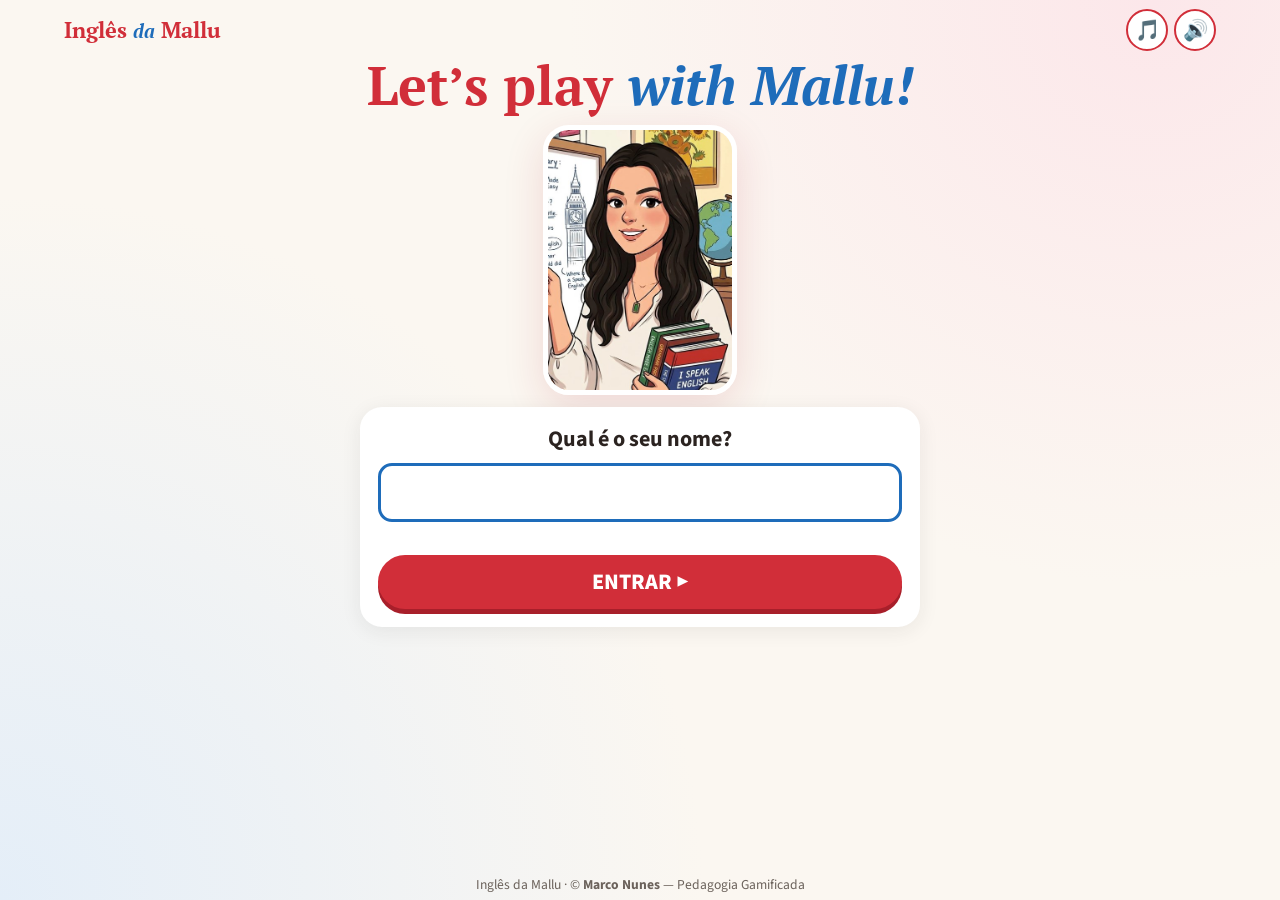
<file: index.html>
<!DOCTYPE html>
<html lang="pt-BR">
<head>
  <meta charset="UTF-8">
  <meta name="viewport" content="width=device-width, initial-scale=1.0, viewport-fit=cover">
  <meta name="theme-color" content="#D12E39">
  <meta name="author" content="Marco Nunes">
  <meta name="description" content="Let’s play with Mallu: dominó de palavras em inglês e português com 200 palavras que mais confundem os brasileiros.">
  <meta name="mobile-web-app-capable" content="yes">
  <meta name="apple-mobile-web-app-capable" content="yes">
  <meta name="apple-mobile-web-app-title" content="Play with Mallu">
  <title>Let’s play with Mallu · Inglês da Mallu</title>
  <link rel="manifest" href="manifest.json">
  <link rel="icon" type="image/png" href="icons/icon-192.png">
  <link rel="apple-touch-icon" href="icons/apple-touch-icon.png">
  <link rel="preconnect" href="https://fonts.googleapis.com">
  <link rel="preconnect" href="https://fonts.gstatic.com" crossorigin>
  <!-- PT Serif e Source Sans 3: as fontes do site inglesdamallu.com.br -->
  <link href="https://fonts.googleapis.com/css2?family=PT+Serif:ital,wght@0,700;1,700&family=Source+Sans+3:wght@400;600;700;800&display=swap" rel="stylesheet">
  <link rel="stylesheet" href="style.css?v=5">
</head>
<body>
  <a class="pular-conteudo" href="#conteudo">Ir para o jogo</a>

  <main class="app" id="conteudo">
    <header class="topo">
      <span class="marca" aria-hidden="true">Inglês <i>da</i> Mallu</span>
      <div class="placar" id="placar" hidden>
        <span class="relogio" id="relogio" role="timer" aria-label="Tempo de jogo">00:00</span>
        <span class="pontos" id="pontos" aria-label="Pontos">⭐ 0</span>
      </div>
      <div class="topo-botoes">
        <button class="btn-icone" id="btn-musica" type="button" aria-pressed="true" aria-label="Música de fundo">🎵</button>
        <button class="btn-icone" id="btn-som" type="button" aria-pressed="true" aria-label="Voz e sons">🔊</button>
      </div>
    </header>

    <!-- 1. Nome -->
    <section class="tela" id="tela-nome" aria-labelledby="titulo-nome">
      <h1 class="titulo" id="titulo-nome">Let’s play <span>with Mallu!</span></h1>
      <img class="foto-pro" src="assets/mallu/mallu.jpg" alt="Professora Mallu sorrindo, com livros de inglês" width="440" height="623">
      <form class="cartao" id="form-nome" autocomplete="off">
        <label class="campo" for="campo-nome">Qual é o seu nome?</label>
        <input type="text" id="campo-nome" maxlength="30" required autocapitalize="characters" spellcheck="false">
        <p class="erro" id="erro-nome" role="alert"></p>
        <button class="btn-grande" type="submit">ENTRAR ▶</button>
      </form>
    </section>

    <!-- 2. Início -->
    <section class="tela" id="tela-inicio" aria-labelledby="ola">
      <div class="cena">
        <div class="pose aponta" role="img" aria-label="Mallu apontando"></div>
        <p class="balao" id="ola">Hi, <b id="nome-jogador"></b>! 👋<br>Vamos ligar as palavras em inglês com o português?</p>
      </div>
      <p class="turma" id="turma" hidden></p>
      <div class="modos">
        <button class="modo" id="btn-aprender" type="button">
          <span class="modo-icone" aria-hidden="true">📘</span>
          <b>Aprender</b>
          <small>Sem relógio, com tradução, exemplos e dicas</small>
        </button>
        <button class="modo desafio" id="btn-desafio" type="button">
          <span class="modo-icone" aria-hidden="true">🏆</span>
          <b>Desafio</b>
          <small>Tempo por jogada, pontos e medalhas</small>
        </button>
      </div>
      <div class="linha-botoes">
        <button class="btn-sec" id="btn-professor" type="button">👩‍🏫 Professor</button>
        <button class="btn-sec" id="btn-trocar" type="button">👤 Trocar nome</button>
        <button class="btn-sec" id="btn-instalar" type="button" hidden>📲 Instalar</button>
      </div>
      <a class="btn-whats" href="https://wa.me/5531992704914?text=Oi%20Mallu!%20Vim%20pelo%20jogo%20Let's%20play%20with%20Mallu." target="_blank" rel="noopener"><svg viewBox="0 0 32 32" width="24" height="24" aria-hidden="true"><path fill="#fff" d="M16 3C9 3 3.3 8.6 3.3 15.6c0 2.4.7 4.7 1.9 6.7L3 29l6.9-2.1c1.9 1 4 1.6 6.1 1.6 7 0 12.7-5.7 12.7-12.7C28.7 8.6 23 3 16 3zm0 23.2c-1.9 0-3.8-.5-5.4-1.5l-.4-.2-4.1 1.2 1.2-4-.3-.4c-1.1-1.7-1.7-3.6-1.7-5.7C5.3 9.7 10.1 5 16 5s10.6 4.7 10.6 10.6S21.9 26.2 16 26.2zm5.8-7.9c-.3-.2-1.9-.9-2.2-1-.3-.1-.5-.2-.7.2-.2.3-.8 1-1 1.2-.2.2-.4.2-.7.1-.3-.2-1.3-.5-2.6-1.6-1-.9-1.6-1.9-1.8-2.2-.2-.3 0-.5.1-.7l.5-.6c.2-.2.2-.4.3-.6.1-.2 0-.4 0-.6l-1-2.4c-.3-.6-.5-.5-.7-.5h-.6c-.2 0-.6.1-.9.4-.3.3-1.2 1.1-1.2 2.8s1.2 3.2 1.4 3.5c.2.2 2.4 3.6 5.7 5 .8.3 1.4.5 1.9.7.8.3 1.5.2 2.1.1.6-.1 1.9-.8 2.2-1.5.3-.7.3-1.4.2-1.5-.1-.2-.3-.3-.6-.4z"/></svg> Falar com a Mallu</a>
      <p class="link-rodape"><a href="https://instagram.com/inglesdamallu" target="_blank" rel="noopener">@inglesdamallu</a> · <a href="privacidade.html">Privacidade</a></p>
    </section>

    <!-- Ajuda para instalar -->
    <section class="tela" id="tela-instalar" aria-labelledby="titulo-instalar">
      <div class="cartao">
        <h2 class="subtitulo" id="titulo-instalar">📲 Instalar o jogo</h2>
        <ol class="passos" id="passos-instalar"></ol>
        <button class="btn-grande" id="btn-fechar-instalar" type="button">OK</button>
      </div>
    </section>

    <!-- 3. Carregando: a Mallu corre enquanto o jogo é montado -->
    <section class="tela" id="tela-carregando" aria-live="polite">
      <div class="pista">
        <div class="corredora" role="img" aria-label="Mallu correndo"></div>
      </div>
      <h2 class="subtitulo">Preparing your game…</h2>
      <ul class="etapas" id="etapas">
        <li>🎲 Sorteando 28 palavras do banco de 200</li>
        <li>🔗 Montando o circuito de peças</li>
        <li>✅ Conferindo as 28 conexões</li>
        <li>🃏 Distribuindo 7 peças para cada jogador</li>
      </ul>
      <div class="barra"><div class="barra-cheia" id="barra-carregando"></div></div>
    </section>

    <!-- 4. Jogo -->
    <section class="tela" id="tela-jogo" aria-label="Jogo">
      <div class="oponentes" id="oponentes"></div>
      <div class="trilho-vez" id="trilho-vez" hidden><div class="trilho-cheio" id="vez-cheio"></div></div>

      <div class="mesa-area">
        <div class="mesa" id="mesa" aria-label="Mesa: peças jogadas, da ponta esquerda para a direita"></div>
        <div class="anuncio" id="anuncio" hidden aria-live="polite"></div>
        <div class="fala" id="fala-box" hidden role="status" title="Toque para fechar">
          <div class="pose mini aponta" id="pose-mallu" role="img" aria-label="Mallu"></div>
          <p id="fala" aria-live="polite"></p>
        </div>
      </div>

      <div class="mao" id="mao" aria-label="Suas peças"></div>

      <div class="acoes">
        <button class="btn-passo" id="btn-passo" type="button">✋ PASSO</button>
        <button class="btn-mallu" id="btn-dica" type="button"><span class="pose mini aponta" aria-hidden="true"></span>Dica da Mallu<span class="aviso-mallu" id="aviso-mallu" hidden aria-label="mensagem nova">!</span></button>
        <button class="btn-redondo" id="btn-pausa" type="button" aria-label="Pausar">⏸</button>
      </div>

      <div class="sobreposicao" id="pausa" hidden>
        <div class="cartao">
          <h2 class="subtitulo">⏸ Pausado</h2>
          <p class="texto-medio">O relógio está parado.</p>
          <button class="btn-grande" id="btn-continuar" type="button">▶ CONTINUAR</button>
          <button class="btn-sec" id="btn-terminar" type="button">🏁 Terminar e ver o relatório</button>
        </div>
      </div>
    </section>

    <!-- 5. Relatório -->
    <section class="tela" id="tela-relatorio" aria-labelledby="fim-titulo">
      <div class="cartao cartao-fim">
        <div class="pulando" id="pose-fim" role="img" aria-label="Mallu comemorando"></div>
        <h2 class="subtitulo" id="fim-titulo"></h2>
        <p class="texto-grande" id="fim-resumo"></p>
      </div>

      <div class="cartao relatorio" id="relatorio">
        <h3>📋 Relatório para a Mallu</h3>
        <p class="relatorio-info" id="relatorio-info"></p>
        <div class="selo" id="selo"></div>
        <div class="numeros" id="numeros"></div>
        <h4>Tempo por peça</h4>
        <canvas id="grafico-pecas" width="900" height="400" role="img" aria-label="Gráfico do tempo de cada peça jogada"></canvas>
        <p class="legenda"><span class="ponto otimo"></span> certa de primeira <span class="ponto regular"></span> certa depois de errar <span class="ponto treinar"></span> tempo esgotado</p>
        <h4>Palavras com mais dificuldade</h4>
        <canvas id="grafico-palavras" width="900" height="340" role="img" aria-label="Gráfico das palavras com mais erros"></canvas>
        <h4>Confusões e pontos de atenção</h4>
        <ul class="dificuldades" id="dificuldades"></ul>
        <h4>Palavras para revisar</h4>
        <div class="revisar" id="revisar"></div>
        <details class="todas">
          <summary>As 28 palavras desta partida</summary>
          <div class="lista-palavras" id="lista-palavras"></div>
        </details>
        <div id="evolucao-area" hidden>
          <h4>Evolução nas últimas partidas</h4>
          <canvas id="grafico-evolucao" width="900" height="300" role="img" aria-label="Gráfico da evolução nas últimas partidas"></canvas>
        </div>
        <p class="dica-envio" id="dica-envio" role="status" hidden></p>
        <div class="linha-botoes">
          <button class="btn-grande btn-whats-grande" id="btn-compartilhar" type="button"><svg viewBox="0 0 32 32" width="28" height="28" aria-hidden="true"><path fill="#fff" d="M16 3C9 3 3.3 8.6 3.3 15.6c0 2.4.7 4.7 1.9 6.7L3 29l6.9-2.1c1.9 1 4 1.6 6.1 1.6 7 0 12.7-5.7 12.7-12.7C28.7 8.6 23 3 16 3zm0 23.2c-1.9 0-3.8-.5-5.4-1.5l-.4-.2-4.1 1.2 1.2-4-.3-.4c-1.1-1.7-1.7-3.6-1.7-5.7C5.3 9.7 10.1 5 16 5s10.6 4.7 10.6 10.6S21.9 26.2 16 26.2zm5.8-7.9c-.3-.2-1.9-.9-2.2-1-.3-.1-.5-.2-.7.2-.2.3-.8 1-1 1.2-.2.2-.4.2-.7.1-.3-.2-1.3-.5-2.6-1.6-1-.9-1.6-1.9-1.8-2.2-.2-.3 0-.5.1-.7l.5-.6c.2-.2.2-.4.3-.6.1-.2 0-.4 0-.6l-1-2.4c-.3-.6-.5-.5-.7-.5h-.6c-.2 0-.6.1-.9.4-.3.3-1.2 1.1-1.2 2.8s1.2 3.2 1.4 3.5c.2.2 2.4 3.6 5.7 5 .8.3 1.4.5 1.9.7.8.3 1.5.2 2.1.1.6-.1 1.9-.8 2.2-1.5.3-.7.3-1.4.2-1.5-.1-.2-.3-.3-.6-.4z"/></svg> Enviar para a Mallu</button>
          <button class="btn-sec" id="btn-pdf" type="button">📄 Baixar PDF</button>
        </div>
      </div>

      <div class="linha-botoes">
        <button class="btn-grande" id="btn-de-novo" type="button">↻ Jogar de novo</button>
        <button class="btn-sec" id="btn-sair" type="button">🏠 Início</button>
      </div>
    </section>

    <!-- 6. Professor -->
    <section class="tela" id="tela-professor" aria-labelledby="titulo-prof">
      <div class="cartao">
        <h2 class="subtitulo" id="titulo-prof">👩‍🏫 Modo Professor</h2>
        <p class="texto-medio">Escolha as categorias para a turma. O jogo sorteia 28 palavras delas, sem traduções repetidas.</p>
        <div class="categorias" id="categorias"></div>
        <p class="erro" id="erro-cat" role="alert"></p>
        <div class="linha-botoes">
          <button class="btn-sec" id="btn-todas" type="button">Marcar todas</button>
          <button class="btn-sec" id="btn-copiar" type="button">🔗 Copiar link para a turma</button>
        </div>
        <p class="link-turma" id="link-turma"></p>
        <div class="linha-botoes">
          <button class="btn-grande" id="btn-prof-aprender" type="button">📘 Aprender</button>
          <button class="btn-grande desafio" id="btn-prof-desafio" type="button">🏆 Desafio</button>
        </div>
      </div>
      <div class="cartao">
        <h3 class="h3-prof">Dificuldades neste aparelho</h3>
        <p class="texto-medio">Palavras que os alunos mais erraram aqui (somando todos os nomes).</p>
        <div id="prof-dificuldades"></div>
        <h3 class="h3-prof">Alunos neste aparelho</h3>
        <div id="prof-alunos"></div>
      </div>
      <button class="btn-sec" id="btn-prof-voltar" type="button">🏠 Voltar</button>
    </section>
  </main>

  <footer class="credito">Inglês da Mallu · © <b>Marco Nunes</b> — Pedagogia Gamificada</footer>

  <script src="vendor/jspdf.umd.min.js"></script>
  <script src="palavras.js?v=5"></script>
  <script src="domino.js?v=5"></script>
  <script src="musica.js?v=5"></script>
  <script src="jogo.js?v=5"></script>
  <script>
    if ('serviceWorker' in navigator && location.protocol === 'https:') {
      window.addEventListener('load', () => navigator.serviceWorker.register('service-worker.js'));
    }
  </script>
</body>
</html>
</file>
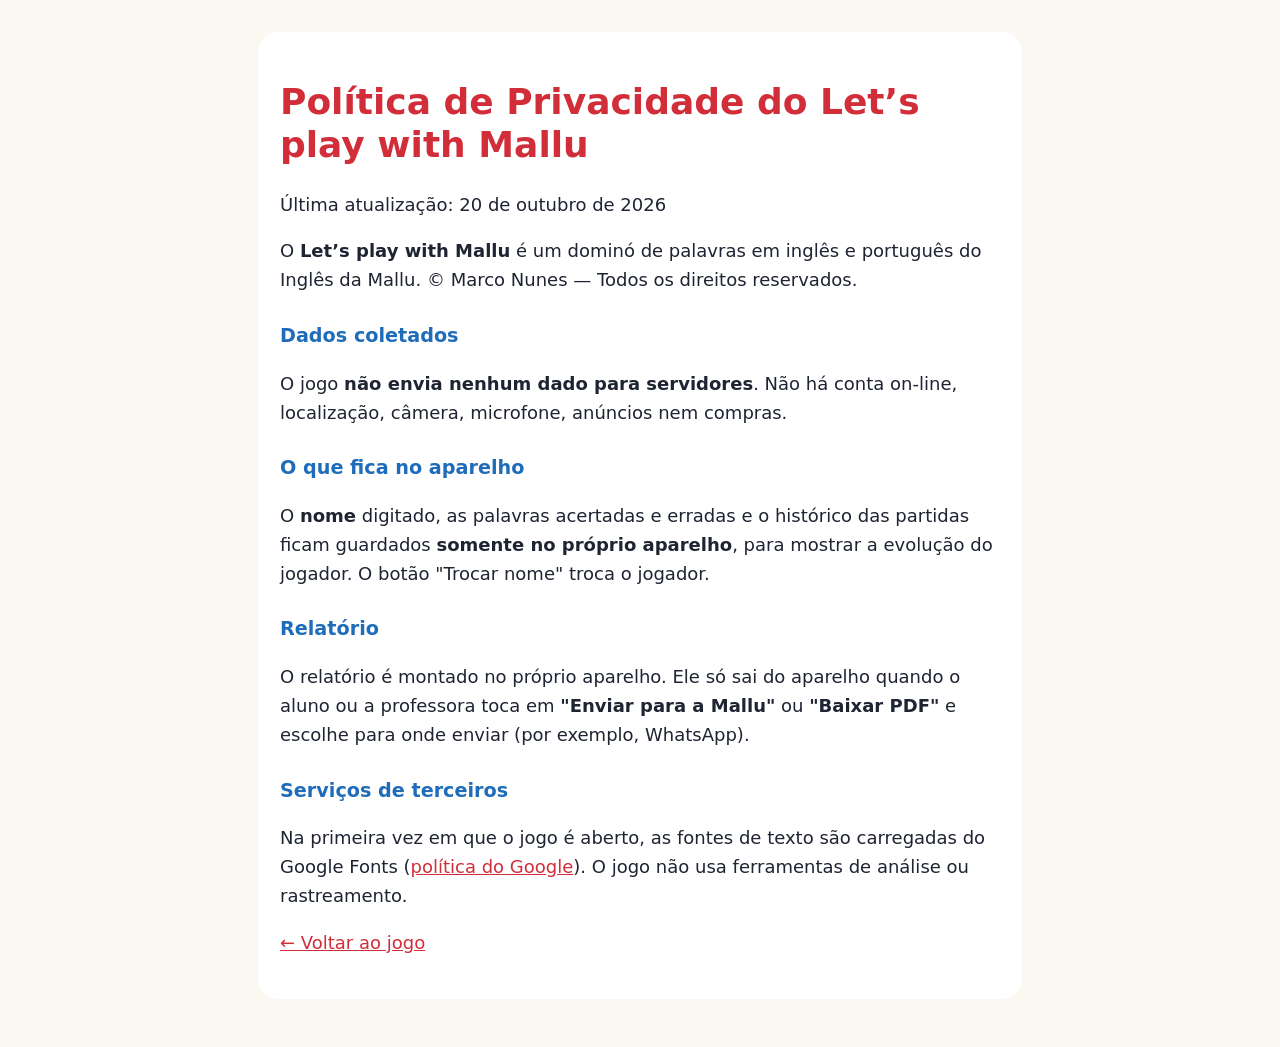
<file: privacidade.html>
<!DOCTYPE html>
<html lang="pt-BR">
<head>
  <meta charset="UTF-8">
  <meta name="viewport" content="width=device-width, initial-scale=1.0">
  <meta name="theme-color" content="#D12E39">
  <title>Política de Privacidade — Let’s play with Mallu</title>
  <link rel="icon" href="icons/icon-192.png">
  <style>
    body { margin: 0; padding: 32px 16px 48px; font-family: Verdana, system-ui, sans-serif; font-size: 18px; line-height: 1.6; color: #1f2433; background: #FBF7F1; }
    main { max-width: 720px; margin: 0 auto; background: #fff; border-radius: 20px; padding: 24px 22px; }
    h1 { color: #D12E39; line-height: 1.2; }
    h2 { color: #1E6CBA; margin-top: 26px; font-size: 1.2rem; }
    a { color: #D12E39; }
  </style>
</head>
<body>
  <main>
    <h1>Política de Privacidade do Let’s play with Mallu</h1>
    <p>Última atualização: 20 de outubro de 2026</p>
    <p>O <b>Let’s play with Mallu</b> é um dominó de palavras em inglês e português do Inglês da Mallu. © Marco Nunes — Todos os direitos reservados.</p>
    <h2>Dados coletados</h2>
    <p>O jogo <b>não envia nenhum dado para servidores</b>. Não há conta on-line, localização, câmera, microfone, anúncios nem compras.</p>
    <h2>O que fica no aparelho</h2>
    <p>O <b>nome</b> digitado, as palavras acertadas e erradas e o histórico das partidas ficam guardados <b>somente no próprio aparelho</b>, para mostrar a evolução do jogador. O botão "Trocar nome" troca o jogador.</p>
    <h2>Relatório</h2>
    <p>O relatório é montado no próprio aparelho. Ele só sai do aparelho quando o aluno ou a professora toca em <b>"Enviar para a Mallu"</b> ou <b>"Baixar PDF"</b> e escolhe para onde enviar (por exemplo, WhatsApp).</p>
    <h2>Serviços de terceiros</h2>
    <p>Na primeira vez em que o jogo é aberto, as fontes de texto são carregadas do Google Fonts (<a href="https://policies.google.com/privacy" target="_blank" rel="noopener">política do Google</a>). O jogo não usa ferramentas de análise ou rastreamento.</p>
    <p><a href="./">← Voltar ao jogo</a></p>
  </main>
</body>
</html>
</file>
<file: style.css>
/* Cores e fontes do site inglesdamallu.com.br */
:root {
  --vermelho: #D12E39;
  --vermelho-escuro: #A81F2A;
  --vermelho-claro: #FCE7EA;
  --azul: #1E6CBA;
  --azul-escuro: #144E86;
  --azul-claro: #E4EEF8;
  --rosa: #FE7BA8;
  --amarelo: #FAD073;
  --amarelo-claro: #FFF6E1;
  --areia: #EAE1D5;
  --fundo: #FBF7F1;
  --texto: #2B2320;
  --texto-suave: #6B625B;
  --otimo: #2e7d32;
  --regular: #b45309;
  --treinar: #c62828;
  font-size: 17px;
}

* { box-sizing: border-box; }
[hidden] { display: none !important; }
html, body { margin: 0; min-height: 100%; }
body {
  font-family: 'Source Sans 3', system-ui, -apple-system, 'Segoe UI', sans-serif;
  color: var(--texto);
  background: radial-gradient(circle at 90% 0%, var(--vermelho-claro) 0, transparent 40%), radial-gradient(circle at 0% 100%, var(--azul-claro) 0, transparent 45%), var(--fundo);
  background-attachment: fixed;
  line-height: 1.35;
  -webkit-tap-highlight-color: transparent;
  overscroll-behavior: none;
  display: flex; flex-direction: column; min-height: 100dvh;
}
:focus-visible { outline: 4px solid var(--azul); outline-offset: 3px; border-radius: 10px; }
.pular-conteudo { position: absolute; left: 8px; top: -60px; z-index: 50; background: var(--azul); color: #fff; padding: 10px 16px; border-radius: 10px; font-weight: 700; }
.pular-conteudo:focus { top: 8px; }

.app { max-width: 760px; width: 100%; margin: 0 auto; flex: 1; min-height: 0; padding: max(6px, env(safe-area-inset-top)) 14px 0; display: flex; flex-direction: column; }

.topo { display: flex; justify-content: space-between; align-items: center; gap: 8px; min-height: 48px; }
.marca { font-family: 'PT Serif', Georgia, serif; font-weight: 700; font-size: 1.3rem; color: var(--vermelho); white-space: nowrap; }
.marca i { color: var(--azul); font-size: 0.85em; }
.placar { display: flex; gap: 8px; align-items: center; }
.relogio, .pontos { font-weight: 800; font-variant-numeric: tabular-nums; background: #fff; border-radius: 999px; padding: 2px 12px; border: 2px solid var(--areia); font-size: 1.05rem; }
.topo-botoes { display: flex; gap: 6px; }
.btn-icone { width: 42px; height: 42px; border-radius: 50%; border: 2px solid var(--vermelho); background: #fff; font-size: 1.2rem; cursor: pointer; padding: 0; }
.btn-icone[aria-pressed="false"] { opacity: 0.45; border-style: dashed; }
body[data-tela="tela-jogo"] .marca { display: none; }

.tela { display: none; flex: 1; flex-direction: column; align-items: center; gap: clamp(6px, 1.4dvh, 14px); padding-bottom: 6px; min-height: 0; }
.tela.ativa { display: flex; animation: entrar 0.3s ease; }
@keyframes entrar { from { opacity: 0; transform: translateY(8px); } to { opacity: 1; transform: none; } }

.titulo { font-family: 'PT Serif', Georgia, serif; margin: 4px 0 0; text-align: center; font-size: clamp(2rem, min(10vw, 6dvh), 3.2rem); color: var(--vermelho); line-height: 1; }
.titulo span { color: var(--azul); font-style: italic; }
.subtitulo { margin: 0; font-family: 'PT Serif', Georgia, serif; font-size: 1.6rem; color: var(--vermelho); text-align: center; }
.cartao { background: #fff; border-radius: 22px; padding: clamp(10px, 2dvh, 18px); box-shadow: 0 4px 20px rgba(43, 35, 32, 0.08); width: 100%; max-width: 560px; }
.foto-pro { height: clamp(120px, 30dvh, 340px); width: auto; max-width: 70vw; object-fit: cover; object-position: top; border-radius: 26px; border: 5px solid #fff; box-shadow: 0 12px 40px rgba(168, 31, 42, 0.14); }
#form-nome { display: flex; flex-direction: column; gap: 8px; }
.campo { font-size: 1.3rem; font-weight: 700; text-align: center; }
#campo-nome { font: inherit; font-size: 1.6rem; text-align: center; text-transform: uppercase; padding: 8px; border-radius: 14px; border: 3px solid var(--areia); }
#campo-nome:focus { border-color: var(--azul); outline: none; }
.erro { color: var(--treinar); font-weight: 700; margin: 0; min-height: 1.1em; text-align: center; font-size: 0.95rem; }

.btn-grande, .btn-sec, .btn-passo { font: inherit; font-weight: 800; cursor: pointer; border-radius: 999px; touch-action: manipulation; }
.btn-grande { min-height: 54px; font-size: 1.3rem; padding: 6px 26px; color: #fff; background: var(--vermelho); border: none; box-shadow: 0 5px 0 var(--vermelho-escuro); }
.btn-grande.desafio { background: var(--azul); box-shadow: 0 5px 0 var(--azul-escuro); }
.btn-grande:active { transform: translateY(3px); box-shadow: 0 2px 0 var(--vermelho-escuro); }
.btn-sec { min-height: 44px; font-size: 1rem; padding: 4px 16px; color: var(--vermelho-escuro); background: #fff; border: 2px solid var(--vermelho); }
.linha-botoes { display: flex; flex-wrap: wrap; gap: 8px; justify-content: center; }

.cena { display: flex; align-items: flex-end; gap: 8px; justify-content: center; }
.balao { background: #fff; border: 3px solid var(--vermelho-claro); border-radius: 22px 22px 22px 4px; padding: 10px 16px; font-size: clamp(1.05rem, 2.6dvh, 1.35rem); margin: 0 0 30px; max-width: 330px; }
.turma { margin: 0; background: var(--amarelo-claro); border: 2px dashed var(--amarelo); border-radius: 14px; padding: 6px 12px; font-size: 0.95rem; text-align: center; }
.modos { display: grid; grid-template-columns: 1fr 1fr; gap: 12px; width: 100%; max-width: 560px; }
.modo {
  font: inherit; cursor: pointer; border: none; border-radius: 22px; padding: 14px 10px; color: #fff; text-align: center;
  background: linear-gradient(150deg, var(--vermelho), var(--vermelho-escuro)); box-shadow: 0 6px 0 #7d1520;
  display: flex; flex-direction: column; align-items: center; gap: 2px;
}
.modo.desafio { background: linear-gradient(150deg, var(--azul), var(--azul-escuro)); box-shadow: 0 6px 0 #0d3560; }
.modo:active { transform: translateY(4px); box-shadow: none; }
.modo-icone { font-size: 2rem; line-height: 1; }
.modo b { font-family: 'PT Serif', Georgia, serif; font-size: 1.5rem; }
.modo small { font-size: 0.9rem; opacity: 0.92; line-height: 1.2; }
.btn-whats { display: inline-flex; align-items: center; gap: 8px; background: #1a8d4a; color: #fff; font-weight: 800; border-radius: 999px; min-height: 44px; padding: 6px 20px; text-decoration: none; box-shadow: 0 4px 0 #0f5e30; }
.link-rodape { margin: 0; font-size: 0.9rem; }
.link-rodape a { color: var(--azul); }
.passos { font-size: 1.15rem; padding-left: 1.4em; }

/* ---------- Mallu (sprites) ---------- */
.pose { width: 120px; height: 172px; flex: none; background: no-repeat bottom center / contain; }
.pose.mini { width: 48px; height: 68px; }
.pose.aponta { background-image: url(assets/mallu/mallu_aponta.png); }
.pose.pensa { background-image: url(assets/mallu/mallu_pensa.png); }
.pose.duvida { background-image: url(assets/mallu/mallu_duvida.png); }
.pose.feliz { background-image: url(assets/mallu/mallu_feliz.png); }
.pulando, .corredora { position: relative; flex: none; }
.pulando { width: 110px; height: 190px; margin: 0 auto; }
.pulando::after, .corredora::after { content: ''; position: absolute; bottom: 0; left: 50%; transform: translateX(-50%); height: 100%; background-repeat: no-repeat; background-position: 0 0; }
.pulando::after { aspect-ratio: 172 / 292; background-image: url(assets/mallu/mallu_pula.png); background-size: 500% 100%; animation: quadros5 0.8s steps(5) infinite; }
.corredora { width: 90px; height: 170px; animation: correr 2.4s linear infinite; }
.corredora::after { aspect-ratio: 136 / 255; background-image: url(assets/mallu/mallu_corre.png); background-size: 700% 100%; animation: quadros7 0.6s steps(7) infinite; }
@keyframes quadros5 { from { background-position-x: 0%; } to { background-position-x: 125%; } }
@keyframes quadros7 { from { background-position-x: 0%; } to { background-position-x: 116.6667%; } }
@keyframes correr { from { transform: translateX(-60px); } to { transform: translateX(calc(min(560px, 100vw - 28px) - 30px)); } }

/* ---------- Carregando ---------- */
#tela-carregando { justify-content: center; }
.pista { width: 100%; max-width: 560px; overflow: hidden; border-bottom: 6px dotted var(--areia); }
.etapas { list-style: none; padding: 0; margin: 0; font-size: 0.98rem; display: flex; flex-direction: column; gap: 6px; }
.etapas li { opacity: 0.35; transition: opacity 0.3s; }
.etapas li.fazendo { opacity: 1; font-weight: 700; }
.etapas li.feito { opacity: 1; }
.etapas li.feito::after { content: ' ✔'; color: var(--otimo); font-weight: 800; }
.barra { width: 100%; max-width: 420px; height: 14px; background: var(--areia); border-radius: 999px; overflow: hidden; }
.barra-cheia { height: 100%; width: 0; background: linear-gradient(90deg, var(--rosa), var(--vermelho)); transition: width 0.4s ease; }

/* ---------- Jogo ---------- */
#tela-jogo { gap: 6px; position: relative; }
.oponentes { display: grid; grid-template-columns: repeat(3, 1fr); gap: 6px; width: 100%; }
.colega { display: flex; align-items: center; gap: 4px; background: #fff; border-radius: 14px; padding: 4px 6px; border: 2px solid transparent; min-width: 0; position: relative; }
.colega.vez { border-color: var(--amarelo); box-shadow: 0 0 0 3px var(--amarelo-claro); }
.colega.bateu { opacity: 0.6; }
.colega-avatar { font-size: 1.5rem; line-height: 1; }
.colega-info { display: flex; flex-direction: column; min-width: 0; line-height: 1.1; }
.colega-info b { font-size: 0.9rem; }
.costas { display: flex; flex-wrap: wrap; gap: 2px; margin-top: 2px; }
.costas i { width: 7px; height: 12px; border-radius: 2px; background: var(--vermelho); border: 1px solid var(--vermelho-escuro); }
.colega-sit { position: absolute; right: 4px; bottom: -8px; font-size: 0.72rem; background: var(--azul-claro); color: var(--azul-escuro); border-radius: 999px; padding: 0 6px; max-width: 95%; white-space: nowrap; overflow: hidden; text-overflow: ellipsis; }
.colega-sit:empty { display: none; }
.trilho-vez { width: 100%; height: 8px; background: var(--areia); border-radius: 999px; overflow: hidden; }
.trilho-cheio { height: 100%; width: 100%; background: var(--azul); transition: width 0.2s linear; }
.trilho-vez.acabando .trilho-cheio { background: var(--vermelho); }

.mesa-area { flex: 1; min-height: 110px; width: 100%; position: relative; background: #2f6b4f; border-radius: 18px; box-shadow: inset 0 0 0 4px #27583f, inset 0 6px 18px rgba(0,0,0,0.25); overflow: hidden; }
.mesa { position: absolute; inset: 0; overflow-y: auto; padding: 10px; display: flex; flex-direction: column; }
/* a corrente fica no meio da mesa: a primeira peça começa no centro e cresce para os dois lados */
.cadeia { margin: auto; display: flex; flex-wrap: wrap; justify-content: center; align-items: center; gap: 5px; max-width: 100%; }
.peca-mesa { transition: opacity 0.4s, filter 0.4s, transform 0.3s; }
/* na sua vez, as peças do meio apagam e só as pontas ficam em evidência */
.mesa.sua-vez .peca-mesa:not(.inicio):not(.fim) { opacity: 0.28; filter: grayscale(0.7); }
.mesa.sua-vez .peca-mesa span:not(.aberta) { opacity: 0.45; }
.mesa.sua-vez .peca-mesa .aberta { box-shadow: inset 0 0 0 3px var(--amarelo); background: #fff8e0; }
.mesa.sua-vez .peca-mesa.inicio, .mesa.sua-vez .peca-mesa.fim { transform: scale(1.12); margin: 0 6px; }
/* aviso de cada jogada */
.anuncio {
  position: absolute; left: 50%; top: 10px; transform: translateX(-50%); z-index: 4; width: min(94%, 400px);
  display: flex; gap: 10px; align-items: center; background: #fff; border-radius: 18px; padding: 12px 14px;
  box-shadow: 0 12px 34px rgba(0, 0, 0, 0.35); border: 3px solid var(--amarelo); pointer-events: none;
}
.anuncio.entra { animation: aviso 0.35s ease; }
.anuncio-avatar { font-size: 2.2rem; line-height: 1; }
.anuncio p { margin: 0; font-size: 1.05rem; line-height: 1.3; }
.anuncio .par { white-space: nowrap; }
.anuncio .pt { color: var(--vermelho-escuro); }
.anuncio small { display: block; color: var(--texto-suave); font-size: 0.88rem; margin-top: 3px; }
@keyframes aviso { from { opacity: 0; transform: translate(-50%, -20px) scale(0.9); } }
.mesa-vazia { color: #e9f5ee; text-align: center; width: 100%; margin: 10px 0 0; font-size: 1.05rem; }
.peca-mesa { display: inline-flex; border-radius: 7px; background: #fffdf8; box-shadow: 0 2px 0 rgba(0,0,0,0.3); font-size: 0.95rem; font-weight: 700; overflow: hidden; }
.peca-mesa span { padding: 3px 6px; }
.peca-mesa .en { color: var(--azul); border-right: 2px solid var(--texto); }
.peca-mesa .pt { color: var(--vermelho-escuro); }
.peca-mesa.nova { animation: chegou 0.6s ease; outline: 3px solid var(--amarelo); }
.peca-mesa .aberta { cursor: pointer; }
/* pontas da mesa: piscam quando você escolhe uma peça; é só tocar */
.encaixe {
  font: inherit; font-weight: 800; color: var(--amarelo); background: transparent; cursor: pointer;
  border: 3px dashed rgba(250, 208, 115, 0.55); border-radius: 8px; min-width: 44px; min-height: 30px; padding: 0 8px;
}
.encaixe.comeco { width: 100%; min-height: 70px; color: #e9f5ee; font-size: 1rem; }
.encaixe.piscando, .peca-mesa .piscando { animation: piscar 0.8s ease-in-out infinite; }
.encaixe.piscando { border-style: solid; border-color: var(--amarelo); background: rgba(250, 208, 115, 0.25); color: #fff; }
.peca-mesa .piscando { box-shadow: inset 0 0 0 3px var(--amarelo); }
.encaixe.dica { border-color: #ff9800; background: rgba(255, 152, 0, 0.45); }
.encaixe.alvo, .peca-mesa .alvo { background: var(--amarelo) !important; color: var(--texto); transform: scale(1.08); }
@keyframes piscar { 50% { background: rgba(250, 208, 115, 0.85); color: var(--texto); } }
@keyframes chegou { 0% { transform: scale(1.4); } 100% { transform: scale(1); } }

.fala { position: absolute; left: 6px; right: 6px; bottom: 6px; z-index: 3; cursor: pointer; animation: subir 0.25s ease; display: flex; gap: 6px; align-items: flex-end; background: rgba(255, 255, 255, 0.96); border-radius: 16px; padding: 4px 10px 6px 4px; box-shadow: 0 4px 14px rgba(0,0,0,0.2); }
.fala p { margin: 0; font-size: 0.98rem; line-height: 1.3; flex: 1; }
.fala::after { content: '✕'; position: absolute; top: 4px; right: 8px; font-size: 0.8rem; color: var(--texto-suave); }
@keyframes subir { from { transform: translateY(20px); opacity: 0; } }
.btn-mallu {
  position: relative; display: inline-flex; align-items: center; gap: 4px; flex: none; font: inherit; font-weight: 800; font-size: 0.95rem;
  min-height: 48px; padding: 0 12px 0 4px; border-radius: 999px; border: 2px solid var(--vermelho); background: #fff; color: var(--vermelho-escuro); cursor: pointer;
}
.btn-mallu .pose.mini { width: 32px; height: 44px; }
.aviso-mallu { position: absolute; top: -6px; right: -4px; width: 22px; height: 22px; border-radius: 50%; background: var(--vermelho); color: #fff; font-size: 0.8rem; display: grid; place-items: center; animation: pulsar 1s ease-in-out infinite; }
@keyframes pulsar { 50% { transform: scale(1.2); } }
.en { color: var(--azul); font-weight: 800; }

@keyframes brilhar { 50% { box-shadow: 0 0 0 6px var(--amarelo); } }

.mao { display: grid; grid-template-columns: 1fr 1fr; gap: 5px; width: 100%; padding: 5px; border-radius: 16px; transition: background 0.2s; }
.mao.sua-vez { background: var(--amarelo-claro); box-shadow: 0 0 0 2px var(--amarelo); }
.mao-vazia { grid-column: 1 / -1; text-align: center; margin: 8px 0; font-weight: 700; }
.peca {
  font: inherit; display: grid; grid-template-columns: 1fr 1fr; align-items: stretch; min-height: 36px; padding: 0; cursor: grab;
  border-radius: 9px; border: 2px solid var(--texto); background: #fffdf8; box-shadow: 0 4px 0 rgba(43,35,32,0.35);
  touch-action: none; user-select: none; -webkit-user-select: none; overflow: hidden; text-align: center;
}
.peca span { display: flex; align-items: center; justify-content: center; padding: 2px 4px; font-weight: 800; line-height: 1.1; overflow-wrap: break-word; hyphens: manual; }
.peca .en.longa { font-size: 0.8rem; }
.peca .en.muito-longa { font-size: 0.7rem; }
.peca .pt.longa { font-size: 0.68rem; }
.peca .pt.muito-longa { font-size: 0.62rem; }
.peca .en { color: var(--azul); font-size: 0.9rem; border-right: 2px solid var(--texto); background: #f4f8fd; }
.peca .pt { color: var(--vermelho-escuro); font-size: 0.74rem; }
.peca.escolhida { outline: 4px solid var(--amarelo); outline-offset: 2px; transform: translateY(-3px); }
.peca.dica { animation: brilhar 0.9s ease-in-out infinite; outline: 4px solid #ff9800; }
.peca.arrastando { opacity: 0.35; }
.peca.fantasma { position: fixed; z-index: 40; pointer-events: none; transform: translate(-50%, -50%) scale(1.05) rotate(-2deg); box-shadow: 0 14px 26px rgba(0,0,0,0.3); }

.acoes { display: flex; gap: 8px; width: 100%; align-items: center; }
.btn-passo { flex: 1; min-height: 48px; font-size: 1.15rem; color: #fff; background: var(--texto); border: none; box-shadow: 0 4px 0 #000; }
.btn-passo:disabled { opacity: 0.35; cursor: default; }
.btn-redondo { width: 48px; height: 48px; border-radius: 50%; border: 2px solid var(--vermelho); background: #fff; font-size: 1.3rem; cursor: pointer; padding: 0; flex: none; }

.sobreposicao { position: fixed; inset: 0; z-index: 30; background: rgba(43, 35, 32, 0.55); display: grid; place-items: center; padding: 16px; }
.sobreposicao .cartao { text-align: center; display: flex; flex-direction: column; gap: 10px; align-items: center; }
.texto-medio { font-size: 1rem; color: var(--texto-suave); margin: 0; }
.texto-grande { font-size: 1.25rem; margin: 0; text-align: center; }

/* ---------- Relatório ---------- */
.cartao-fim { text-align: center; display: flex; flex-direction: column; align-items: center; gap: 4px; }
.cartao-fim .pose { width: 110px; height: 160px; }
.relatorio h3 { margin: 0 0 4px; font-family: 'PT Serif', Georgia, serif; font-size: 1.4rem; color: var(--vermelho); }
.relatorio h4 { margin: 18px 0 8px; font-size: 1.15rem; color: var(--azul); }
.relatorio-info { margin: 0; color: var(--texto-suave); }
.relatorio canvas { width: 100%; height: auto; display: block; background: #fffdf9; border-radius: 12px; }
.selo { margin: 12px 0; padding: 12px; border-radius: 16px; color: #fff; font-size: 1.4rem; font-weight: 800; text-align: center; }
.selo small { display: block; font-size: 1rem; font-weight: 600; }
.selo.otimo { background: var(--otimo); }
.selo.regular { background: var(--regular); }
.selo.treinar { background: var(--treinar); }
.numeros { display: grid; grid-template-columns: repeat(auto-fit, minmax(110px, 1fr)); gap: 8px; }
.numero { background: var(--amarelo-claro); border-radius: 14px; padding: 8px; text-align: center; font-size: 0.9rem; }
.numero b { display: block; font-size: 1.5rem; color: var(--vermelho-escuro); }
.legenda { font-size: 0.95rem; display: flex; flex-wrap: wrap; gap: 6px 12px; align-items: center; margin: 8px 0 0; }
.ponto { display: inline-block; width: 14px; height: 14px; border-radius: 4px; vertical-align: middle; }
.ponto.otimo { background: var(--otimo); }
.ponto.regular { background: var(--regular); }
.ponto.treinar { background: var(--treinar); }
.dificuldades { padding-left: 1.2em; margin: 0; }
.dificuldades li { margin-bottom: 5px; }
.revisar { display: grid; gap: 6px; }
.cartao-palavra { background: var(--azul-claro); border-radius: 12px; padding: 8px 12px; }
.cartao-palavra small { display: block; color: var(--texto-suave); }
.todas { margin-top: 14px; }
.todas summary { cursor: pointer; font-weight: 800; color: var(--azul); }
.lista-palavras { display: grid; grid-template-columns: repeat(auto-fill, minmax(200px, 1fr)); gap: 4px 12px; margin-top: 8px; font-size: 0.95rem; }
.dica-envio { background: #e7f7ee; border: 2px solid #1a8d4a; border-radius: 12px; padding: 10px 14px; margin: 14px 0 0; }
.relatorio .linha-botoes { margin-top: 16px; }
.btn-whats-grande { display: inline-flex; align-items: center; gap: 8px; font: inherit; font-weight: 800; font-size: 1.2rem; color: #fff; background: #1a8d4a; border: none; border-radius: 999px; min-height: 52px; padding: 6px 22px; box-shadow: 0 5px 0 #0f5e30; cursor: pointer; }

/* ---------- Professor ---------- */
.categorias { display: grid; gap: 6px; margin: 10px 0; }
.categoria { display: flex; align-items: center; gap: 8px; background: var(--fundo); border-radius: 12px; padding: 8px 10px; cursor: pointer; }
.categoria input { width: 22px; height: 22px; accent-color: var(--vermelho); }
.categoria small { color: var(--texto-suave); }
.link-turma { word-break: break-all; font-size: 0.9rem; color: var(--azul); text-align: center; }
.h3-prof { font-family: 'PT Serif', Georgia, serif; color: var(--vermelho); margin: 6px 0; }
.tabela { width: 100%; border-collapse: collapse; font-size: 0.92rem; }
.tabela th, .tabela td { text-align: left; padding: 5px 6px; border-bottom: 1px solid var(--areia); }

.credito { text-align: center; font-size: 0.8rem; color: var(--texto-suave); padding: 2px 16px max(6px, env(safe-area-inset-bottom)); }

/* computador e tablet deitado: mesa à esquerda, mão à direita */
@media (orientation: landscape) and (min-width: 900px) {
  .app { max-width: 1180px; }
  #tela-jogo.ativa {
    display: grid; grid-template-columns: 1.6fr 1fr; grid-template-rows: auto auto 1fr auto;
    grid-template-areas: "colegas mao" "trilho mao" "mesa mao" "mesa acoes"; column-gap: 18px; row-gap: 8px; align-items: start;
  }
  .oponentes { grid-area: colegas; }
  .trilho-vez { grid-area: trilho; }
  .mesa-area { grid-area: mesa; height: 100%; min-height: 360px; }
  .mao { grid-area: mao; align-self: end; }
  .acoes { grid-area: acoes; }
  .peca { min-height: 46px; }
  .peca .en { font-size: 1.05rem; }
  .peca .pt { font-size: 0.85rem; }
  .peca-mesa { font-size: 1.05rem; }
}
/* celular deitado */
@media (orientation: landscape) and (max-height: 520px) {
  .app { max-width: 100%; }
  .topo { min-height: 40px; }
  #tela-jogo.ativa {
    display: grid; grid-template-columns: 1.3fr 1fr; grid-template-rows: auto 1fr auto;
    grid-template-areas: "colegas mao" "mesa mao" "mesa acoes"; column-gap: 10px; row-gap: 6px;
  }
  .oponentes { grid-area: colegas; }
  .trilho-vez { display: none; }
  .mesa-area { grid-area: mesa; height: 100%; }
  .mao { grid-area: mao; }
  .acoes { grid-area: acoes; }
  .peca { min-height: 32px; }
  .cena .pose { height: 120px; width: 84px; }
}
/* telas baixas em pé */
@media (max-height: 700px) and (orientation: portrait) {
  .cena .pose { height: 120px; width: 84px; }
  .peca { min-height: 32px; }
  .modo small { display: none; }
}

@media (prefers-reduced-motion: reduce) {
  *, *::before, *::after { animation-duration: 0.01ms !important; animation-iteration-count: 1 !important; transition: none !important; }
}
</file>
